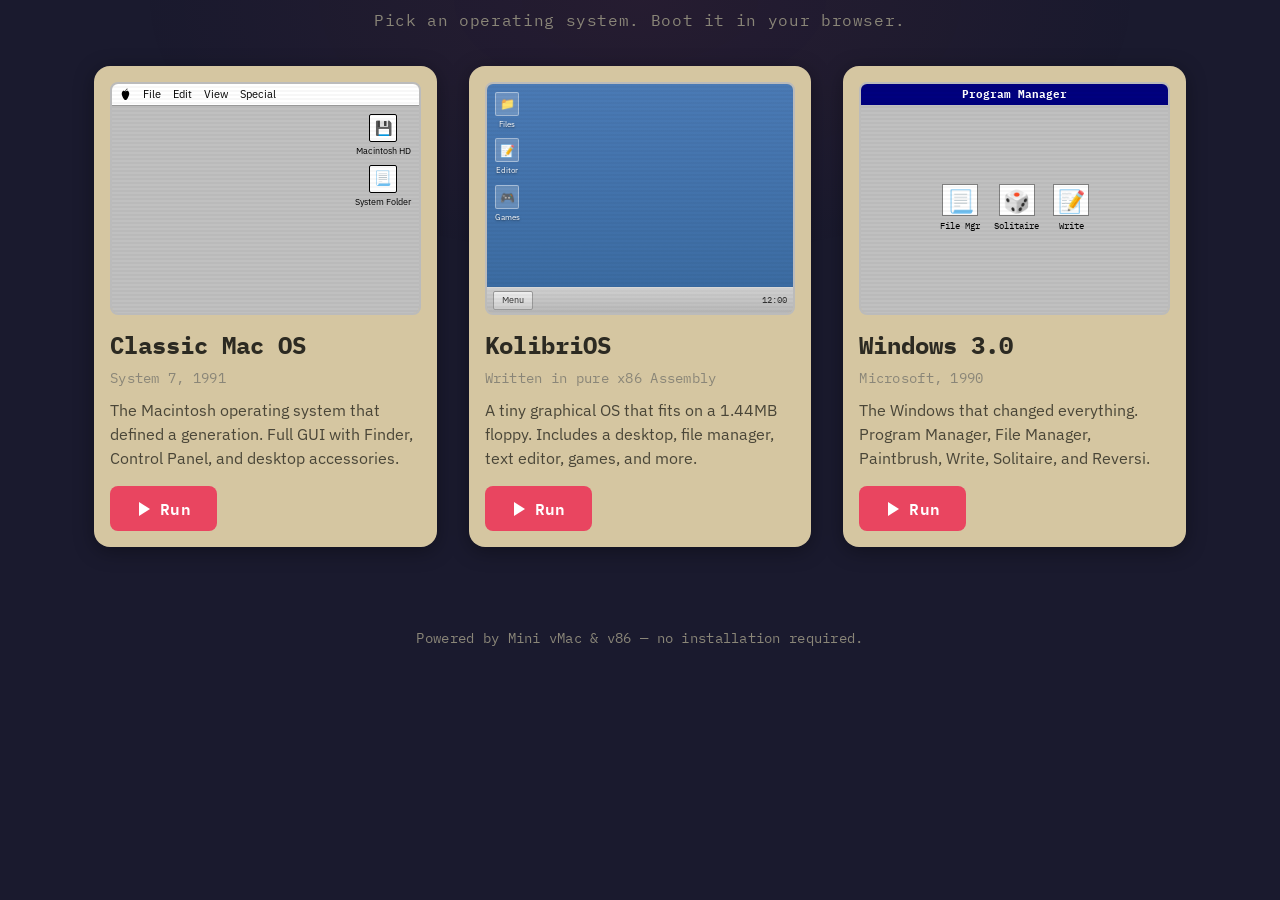
<file: index.html>
<!DOCTYPE html>
<html lang="en">
<head>
  <meta charset="UTF-8">
  <meta name="viewport" content="width=device-width, initial-scale=1.0">
  <title>Retro OS Arcade</title>
  <meta name="description" content="Boot classic operating systems in your browser. Run Classic Mac OS, KolibriOS, and Buildroot Linux — no install needed.">

  <!-- Fonts -->
  <link rel="preconnect" href="https://fonts.googleapis.com">
  <link rel="preconnect" href="https://fonts.gstatic.com" crossorigin>
  <link href="https://fonts.googleapis.com/css2?family=IBM+Plex+Mono:wght@400;500;600;700&family=IBM+Plex+Sans:wght@400;500;600&display=swap" rel="stylesheet">

  <!-- Styles -->
  <link rel="stylesheet" href="style.css">

  <!-- Favicon -->
  <link rel="icon" href="data:image/svg+xml,<svg xmlns='http://www.w3.org/2000/svg' viewBox='0 0 32 32'><rect width='32' height='32' rx='6' fill='%231a1a2e'/><text x='16' y='22' text-anchor='middle' font-size='18' fill='%23e94560'>▶</text></svg>">
</head>
<body>

  <!-- ===== LAUNCHER VIEW ===== -->
  <div id="launcher">

    <p class="site-subtitle">Pick an operating system. Boot it in your browser.</p>

    <!-- OS Cards Grid -->
    <main class="launcher">
      <div class="os-grid">

        <!-- Card 1: Classic Mac OS -->
        <article class="os-card">
          <div class="os-card__screen">
            <div class="screen-mac">
              <div class="screen-mac__menubar">
                <svg class="apple-logo" width="11" height="13" viewBox="0 0 11 13" fill="#000"><path d="M8.5 3.5C8.5 3.5 7.5 2 5.5 3.5C3.5 2 2.5 3.5 2.5 3.5C1 5 2 8 3.5 10.5C4 11.3 4.5 12 5.5 12C6.5 12 7 11.3 7.5 10.5C9 8 10 5 8.5 3.5Z"/><path d="M5.5 3.5C5.5 2 6.5 1 7.5 1" stroke="#000" stroke-width="0.8" fill="none"/></svg>
                <span>File</span>
                <span>Edit</span>
                <span>View</span>
                <span>Special</span>
              </div>
              <div class="screen-mac__desktop">
                <div class="screen-mac__icon">
                  <div class="screen-mac__icon-img">&#128190;</div>
                  <span class="screen-mac__icon-label">Macintosh HD</span>
                </div>
                <div class="screen-mac__icon">
                  <div class="screen-mac__icon-img">&#128195;</div>
                  <span class="screen-mac__icon-label">System Folder</span>
                </div>
              </div>
            </div>
          </div>
          <div class="os-card__body">
            <h2 class="os-card__title">Classic Mac OS</h2>
            <p class="os-card__subtitle">System 7, 1991</p>
            <p class="os-card__desc">The Macintosh operating system that defined a generation. Full GUI with Finder, Control Panel, and desktop accessories.</p>
            <div class="os-card__actions">
              <button class="btn-run" data-boot="macos" aria-label="Run Classic Mac OS">
                <svg viewBox="0 0 16 16"><polygon points="3,1 3,15 14,8"/></svg>
                Run
              </button>
            </div>
          </div>
        </article>

        <!-- Card 2: KolibriOS -->
        <article class="os-card">
          <div class="os-card__screen">
            <div class="screen-kolibri">
              <div class="screen-kolibri__desktop">
                <div class="screen-kolibri__icons">
                  <div class="screen-kolibri__icon">
                    <div class="screen-kolibri__icon-box">&#128193;</div>
                    <span class="screen-kolibri__icon-label">Files</span>
                  </div>
                  <div class="screen-kolibri__icon">
                    <div class="screen-kolibri__icon-box">&#128221;</div>
                    <span class="screen-kolibri__icon-label">Editor</span>
                  </div>
                  <div class="screen-kolibri__icon">
                    <div class="screen-kolibri__icon-box">&#127918;</div>
                    <span class="screen-kolibri__icon-label">Games</span>
                  </div>
                </div>
              </div>
              <div class="screen-kolibri__taskbar">
                <span class="screen-kolibri__start">Menu</span>
                <span class="screen-kolibri__clock">12:00</span>
              </div>
            </div>
          </div>
          <div class="os-card__body">
            <h2 class="os-card__title">KolibriOS</h2>
            <p class="os-card__subtitle">Written in pure x86 Assembly</p>
            <p class="os-card__desc">A tiny graphical OS that fits on a 1.44MB floppy. Includes a desktop, file manager, text editor, games, and more.</p>
            <div class="os-card__actions">
              <button class="btn-run" data-boot="kolibri" aria-label="Run KolibriOS">
                <svg viewBox="0 0 16 16"><polygon points="3,1 3,15 14,8"/></svg>
                Run
              </button>
            </div>
          </div>
        </article>

        <!-- Card 3: Windows 3.0 -->
        <article class="os-card">
          <div class="os-card__screen">
            <div class="screen-win30">
              <div class="screen-win30__titlebar">
                <span class="screen-win30__title">Program Manager</span>
              </div>
              <div class="screen-win30__desktop">
                <div class="screen-win30__icons">
                  <div class="screen-win30__icon">
                    <div class="screen-win30__icon-box">&#128195;</div>
                    <span class="screen-win30__icon-label">File Mgr</span>
                  </div>
                  <div class="screen-win30__icon">
                    <div class="screen-win30__icon-box">&#127922;</div>
                    <span class="screen-win30__icon-label">Solitaire</span>
                  </div>
                  <div class="screen-win30__icon">
                    <div class="screen-win30__icon-box">&#128221;</div>
                    <span class="screen-win30__icon-label">Write</span>
                  </div>
                </div>
              </div>
            </div>
          </div>
          <div class="os-card__body">
            <h2 class="os-card__title">Windows 3.0</h2>
            <p class="os-card__subtitle">Microsoft, 1990</p>
            <p class="os-card__desc">The Windows that changed everything. Program Manager, File Manager, Paintbrush, Write, Solitaire, and Reversi.</p>
            <div class="os-card__actions">
              <button class="btn-run" data-boot="windows30" aria-label="Run Windows 3.0">
                <svg viewBox="0 0 16 16"><polygon points="3,1 3,15 14,8"/></svg>
                Run
              </button>
            </div>
          </div>
        </article>

      </div>
    </main>

    <footer class="site-footer">
      Powered by Mini vMac &amp; v86 &mdash; no installation required.
    </footer>
  </div>

  <!-- ===== EMULATOR VIEW ===== -->
  <div id="emulator-view" class="emulator-view">
    <div class="emulator-toolbar">
      <button id="btn-back" class="btn-back" aria-label="Back to launcher">
        <svg viewBox="0 0 16 16" fill="none" stroke="currentColor" stroke-width="2" stroke-linecap="round" stroke-linejoin="round">
          <line x1="12" y1="8" x2="4" y2="8"/>
          <polyline points="8,4 4,8 8,12"/>
        </svg>
        Back
      </button>
      <span id="emulator-title" class="emulator-title"></span>
    </div>
    <div id="emulator-container" class="emulator-container">
      <div id="loading-overlay" class="loading-overlay">
        <div class="loading-spinner"></div>
        <div id="loading-text" class="loading-text">Booting...</div>
      </div>
    </div>
  </div>

  <!-- App Script -->
  <script src="app.js"></script>
</body>
</html>
</file>
<file: style.css>
/* ========================================
   Retro OS Arcade — Style Sheet
   ======================================== */

/* --- Reset & Base --- */
*, *::before, *::after { box-sizing: border-box; margin: 0; padding: 0; }

html {
  -webkit-font-smoothing: antialiased;
  -moz-osx-font-smoothing: grayscale;
  text-rendering: optimizeLegibility;
  scroll-behavior: smooth;
}

:root {
  /* Type Scale */
  --text-xs:   clamp(0.75rem,  0.7rem  + 0.25vw, 0.875rem);
  --text-sm:   clamp(0.875rem, 0.8rem  + 0.35vw, 1rem);
  --text-base: clamp(1rem,     0.95rem + 0.25vw, 1.125rem);
  --text-lg:   clamp(1.125rem, 1rem    + 0.75vw, 1.5rem);
  --text-xl:   clamp(1.5rem,   1.2rem  + 1.25vw, 2.25rem);
  --text-2xl:  clamp(2rem,     1.2rem  + 2.5vw,  3.5rem);

  /* Spacing */
  --space-1:  0.25rem;
  --space-2:  0.5rem;
  --space-3:  0.75rem;
  --space-4:  1rem;
  --space-5:  1.25rem;
  --space-6:  1.5rem;
  --space-8:  2rem;
  --space-10: 2.5rem;
  --space-12: 3rem;
  --space-16: 4rem;
  --space-20: 5rem;
  --space-24: 6rem;

  /* Retro Palette */
  --color-bg:          #1a1a2e;
  --color-surface:     #16213e;
  --color-card-beige:  #d5c6a1;
  --color-card-border: #bfb08a;
  --color-screen-white: #ffffff;
  --color-text:        #e0dcd0;
  --color-text-muted:  #8a8678;
  --color-text-dark:   #2c2a22;
  --color-accent:      #e94560;
  --color-accent-hover:#ff6b81;
  --color-accent-active:#c73a52;
  --color-scanline:    rgba(0, 0, 0, 0.03);

  /* Radius */
  --radius-sm: 0.25rem;
  --radius-md: 0.5rem;
  --radius-lg: 0.75rem;
  --radius-xl: 1rem;

  /* Transitions */
  --transition-fast: 150ms cubic-bezier(0.16, 1, 0.3, 1);
  --transition-med:  250ms cubic-bezier(0.16, 1, 0.3, 1);

  /* Shadows */
  --shadow-card: 0 4px 20px rgba(0, 0, 0, 0.35);
  --shadow-card-hover: 0 8px 32px rgba(0, 0, 0, 0.5);

  /* Fonts */
  --font-mono: 'IBM Plex Mono', 'Courier New', monospace;
  --font-body: 'IBM Plex Sans', 'Helvetica Neue', Arial, sans-serif;
}

body {
  min-height: 100dvh;
  font-family: var(--font-body);
  font-size: var(--text-base);
  color: var(--color-text);
  background-color: var(--color-bg);
  line-height: 1.6;
}

img, picture, video, canvas, svg { display: block; max-width: 100%; height: auto; }
button { cursor: pointer; background: none; border: none; font: inherit; color: inherit; }
a { color: inherit; text-decoration: none; }

a, button, [role="button"] {
  transition: color var(--transition-fast),
              background var(--transition-fast),
              border-color var(--transition-fast),
              box-shadow var(--transition-fast),
              transform var(--transition-fast);
}

:focus-visible {
  outline: 2px solid var(--color-accent);
  outline-offset: 3px;
  border-radius: var(--radius-sm);
}

::selection {
  background: rgba(233, 69, 96, 0.3);
  color: var(--color-text);
}

@media (prefers-reduced-motion: reduce) {
  *, *::before, *::after {
    animation-duration: 0.01ms !important;
    animation-iteration-count: 1 !important;
    transition-duration: 0.01ms !important;
    scroll-behavior: auto !important;
  }
}

/* --- Header --- */
.site-header {
  display: flex;
  align-items: center;
  justify-content: center;
  gap: var(--space-4);
  padding: var(--space-6) var(--space-6) var(--space-2);
}

.site-logo {
  flex-shrink: 0;
}

.site-title {
  font-family: var(--font-mono);
  font-size: var(--text-2xl);
  font-weight: 700;
  letter-spacing: -0.02em;
  color: var(--color-text);
  line-height: 1.1;
}

.site-title .accent {
  color: var(--color-accent);
}

/* --- Subtitle --- */
.site-subtitle {
  text-align: center;
  font-family: var(--font-mono);
  font-size: var(--text-sm);
  color: var(--color-text-muted);
  padding: var(--space-2) var(--space-6) var(--space-8);
  letter-spacing: 0.04em;
}

/* --- Launcher Grid --- */
.launcher {
  max-width: 1140px;
  margin: 0 auto;
  padding: 0 var(--space-6) var(--space-16);
}

.os-grid {
  display: grid;
  grid-template-columns: repeat(3, 1fr);
  gap: var(--space-8);
}

@media (max-width: 960px) {
  .os-grid {
    grid-template-columns: repeat(2, 1fr);
  }
}

@media (max-width: 640px) {
  .os-grid {
    grid-template-columns: 1fr;
    gap: var(--space-6);
  }
  .site-header {
    padding: var(--space-4) var(--space-4) var(--space-1);
  }
  .site-subtitle {
    padding: var(--space-2) var(--space-4) var(--space-6);
  }
  .launcher {
    padding: 0 var(--space-4) var(--space-12);
  }
}

/* --- OS Card --- */
.os-card {
  background: var(--color-card-beige);
  border-radius: var(--radius-xl);
  overflow: hidden;
  box-shadow: var(--shadow-card);
  transition: transform var(--transition-med), box-shadow var(--transition-med);
  display: flex;
  flex-direction: column;
}

.os-card:hover {
  transform: translateY(-4px);
  box-shadow: var(--shadow-card-hover);
}

/* Screen area inside card */
.os-card__screen {
  margin: var(--space-4) var(--space-4) 0;
  border-radius: var(--radius-md);
  overflow: hidden;
  aspect-ratio: 4 / 3;
  position: relative;
  border: 2px solid #bbb;
  box-shadow: inset 0 2px 8px rgba(0, 0, 0, 0.15);
}

/* Scanline overlay */
.os-card__screen::after {
  content: '';
  position: absolute;
  inset: 0;
  pointer-events: none;
  background: repeating-linear-gradient(
    to bottom,
    transparent,
    transparent 2px,
    var(--color-scanline) 2px,
    var(--color-scanline) 4px
  );
}

/* --- Mac OS Screen Mock --- */
.screen-mac {
  background: #c0c0c0;
  display: flex;
  flex-direction: column;
  height: 100%;
}

.screen-mac__menubar {
  background: #ffffff;
  border-bottom: 1px solid #999;
  padding: 2px 8px;
  display: flex;
  align-items: center;
  gap: 12px;
  font-family: 'Chicago', 'Geneva', var(--font-body);
  font-size: 11px;
  color: #000;
  flex-shrink: 0;
}

.screen-mac__menubar .apple-logo {
  display: inline-block;
  vertical-align: middle;
  flex-shrink: 0;
}

.screen-mac__desktop {
  flex: 1;
  position: relative;
  display: flex;
  flex-direction: column;
  align-items: flex-end;
  padding: 8px;
  gap: 6px;
}

.screen-mac__icon {
  display: flex;
  flex-direction: column;
  align-items: center;
  gap: 2px;
}

.screen-mac__icon-img {
  width: 28px;
  height: 28px;
  background: #fff;
  border: 1px solid #000;
  border-radius: 2px;
  display: flex;
  align-items: center;
  justify-content: center;
  font-size: 14px;
}

.screen-mac__icon-label {
  font-family: 'Geneva', var(--font-body);
  font-size: 9px;
  color: #000;
  text-align: center;
}

/* --- KolibriOS Screen Mock --- */
.screen-kolibri {
  background: linear-gradient(180deg, #4a7ab5 0%, #3a6aa0 100%);
  display: flex;
  flex-direction: column;
  height: 100%;
}

.screen-kolibri__desktop {
  flex: 1;
  display: flex;
  align-items: center;
  justify-content: center;
  position: relative;
}

.screen-kolibri__icons {
  position: absolute;
  top: 8px;
  left: 8px;
  display: flex;
  flex-direction: column;
  gap: 8px;
}

.screen-kolibri__icon {
  display: flex;
  flex-direction: column;
  align-items: center;
  gap: 2px;
}

.screen-kolibri__icon-box {
  width: 24px;
  height: 24px;
  background: rgba(255, 255, 255, 0.2);
  border: 1px solid rgba(255, 255, 255, 0.4);
  border-radius: 2px;
  display: flex;
  align-items: center;
  justify-content: center;
  font-size: 12px;
}

.screen-kolibri__icon-label {
  font-size: 8px;
  color: #fff;
  text-shadow: 0 1px 2px rgba(0,0,0,0.5);
  font-family: var(--font-body);
}

.screen-kolibri__taskbar {
  background: linear-gradient(180deg, #d0d0d0, #b8b8b8);
  border-top: 1px solid #e0e0e0;
  padding: 3px 6px;
  display: flex;
  align-items: center;
  gap: 6px;
  flex-shrink: 0;
}

.screen-kolibri__start {
  background: linear-gradient(180deg, #eee, #ccc);
  border: 1px solid #999;
  border-radius: 2px;
  padding: 1px 8px;
  font-size: 9px;
  color: #333;
  font-family: var(--font-body);
}

.screen-kolibri__clock {
  margin-left: auto;
  font-size: 9px;
  color: #333;
  font-family: var(--font-mono);
}

/* --- Linux Terminal Screen Mock --- */
/* --- Windows 3.0 Card Preview --- */
.screen-win30 {
  background: #c0c0c0;
  display: flex;
  flex-direction: column;
  height: 100%;
  font-family: var(--font-mono);
  font-size: 10px;
}

.screen-win30__titlebar {
  background: #00007f;
  color: #fff;
  padding: 2px 6px;
  font-size: 11px;
  font-weight: 700;
  text-align: center;
}

.screen-win30__desktop {
  flex: 1;
  display: flex;
  align-items: center;
  justify-content: center;
  padding: 10px;
  background: #c0c0c0;
}

.screen-win30__icons {
  display: flex;
  gap: 14px;
}

.screen-win30__icon {
  display: flex;
  flex-direction: column;
  align-items: center;
  gap: 3px;
}

.screen-win30__icon-box {
  font-size: 22px;
  width: 36px;
  height: 32px;
  display: flex;
  align-items: center;
  justify-content: center;
  background: #fff;
  border: 1px solid #808080;
}

.screen-win30__icon-label {
  font-size: 9px;
  color: #000;
  text-align: center;
  font-family: var(--font-mono);
}

/* --- Card Content --- */
.os-card__body {
  padding: var(--space-4);
  display: flex;
  flex-direction: column;
  gap: var(--space-2);
  flex: 1;
}

.os-card__title {
  font-family: var(--font-mono);
  font-size: var(--text-lg);
  font-weight: 700;
  color: var(--color-text-dark);
  line-height: 1.2;
}

.os-card__subtitle {
  font-family: var(--font-mono);
  font-size: var(--text-xs);
  color: var(--color-text-muted);
  letter-spacing: 0.02em;
}

.os-card__desc {
  font-size: var(--text-sm);
  color: #4a4638;
  line-height: 1.5;
  flex: 1;
}

.os-card__actions {
  display: flex;
  gap: var(--space-3);
  padding-top: var(--space-2);
}

/* Run button */
.btn-run {
  display: inline-flex;
  align-items: center;
  gap: var(--space-2);
  background: var(--color-accent);
  color: #fff;
  font-family: var(--font-mono);
  font-size: var(--text-sm);
  font-weight: 600;
  padding: var(--space-2) var(--space-6);
  border-radius: var(--radius-md);
  letter-spacing: 0.02em;
  border: 2px solid transparent;
}

.btn-run:hover {
  background: var(--color-accent-hover);
  transform: translateY(-1px);
}

.btn-run:active {
  background: var(--color-accent-active);
  transform: translateY(0);
}

.btn-run svg {
  width: 16px;
  height: 16px;
  fill: currentColor;
}

/* --- Emulator View --- */
.emulator-view {
  display: none;
  position: fixed;
  inset: 0;
  z-index: 1000;
  background: #000;
  flex-direction: column;
}

.emulator-view.active {
  display: flex;
}

.emulator-toolbar {
  display: flex;
  align-items: center;
  gap: var(--space-4);
  padding: var(--space-2) var(--space-4);
  background: #111119;
  border-bottom: 1px solid #2a2a3e;
  flex-shrink: 0;
  z-index: 10;
}

.btn-back {
  display: inline-flex;
  align-items: center;
  gap: var(--space-2);
  background: rgba(255, 255, 255, 0.08);
  color: var(--color-text);
  font-family: var(--font-mono);
  font-size: var(--text-sm);
  padding: var(--space-1) var(--space-4);
  border-radius: var(--radius-md);
  border: 1px solid rgba(255, 255, 255, 0.12);
}

.btn-back:hover {
  background: rgba(255, 255, 255, 0.14);
}

.btn-back svg {
  width: 16px;
  height: 16px;
}

.emulator-title {
  font-family: var(--font-mono);
  font-size: var(--text-sm);
  color: var(--color-text-muted);
}

.emulator-container {
  flex: 1;
  display: flex;
  align-items: center;
  justify-content: center;
  overflow: hidden;
  position: relative;
  background: #000;
}

/* Mac iframe */
.emulator-container iframe {
  width: 100%;
  height: 100%;
  border: none;
}

/* v86 screen container */
#screen_container {
  width: 100%;
  height: 100%;
  display: flex;
  align-items: center;
  justify-content: center;
  overflow: hidden;
  position: relative;
  background: #000;
}

/* Serial terminal output (Buildroot Linux) */
#screen_container > div {
  white-space: pre;
  font: 16px / 1.4 monospace;
  color: #0f0;
  width: 100%;
  padding: 8px 12px;
  min-height: 100%;
}

#screen_container canvas {
  max-width: 100%;
  max-height: 100%;
  width: 100%;
  height: 100%;
  object-fit: contain;
  image-rendering: pixelated;
  cursor: none;
}

/* MinivMac canvas */
#containerminivmac {
  max-width: 100% !important;
  max-height: 100% !important;
  width: 100% !important;
  height: 100% !important;
  object-fit: contain;
  image-rendering: pixelated;
  cursor: none;
}

/* --- Loading Overlay --- */
.loading-overlay {
  position: absolute;
  inset: 0;
  display: flex;
  flex-direction: column;
  align-items: center;
  justify-content: center;
  gap: var(--space-4);
  background: #000;
  z-index: 5;
  transition: opacity 0.4s ease;
}

.loading-overlay.hidden {
  opacity: 0;
  pointer-events: none;
}

.loading-spinner {
  width: 40px;
  height: 40px;
  border: 3px solid rgba(255, 255, 255, 0.15);
  border-top-color: var(--color-accent);
  border-radius: 50%;
  animation: spin 0.8s linear infinite;
}

@keyframes spin {
  to { transform: rotate(360deg); }
}

.loading-text {
  font-family: var(--font-mono);
  font-size: var(--text-sm);
  color: var(--color-text-muted);
  letter-spacing: 0.04em;
}

/* --- Footer --- */
.site-footer {
  text-align: center;
  padding: var(--space-4) var(--space-6);
  font-family: var(--font-mono);
  font-size: var(--text-xs);
  color: var(--color-text-muted);
  letter-spacing: 0.02em;
}

.site-footer a {
  color: var(--color-accent);
  text-decoration: underline;
  text-decoration-color: rgba(233, 69, 96, 0.3);
  text-underline-offset: 2px;
}

.site-footer a:hover {
  text-decoration-color: var(--color-accent);
}

/* --- Background ambient glow --- */
body::before {
  content: '';
  position: fixed;
  top: -30%;
  left: 50%;
  transform: translateX(-50%);
  width: 80vw;
  height: 60vh;
  background: radial-gradient(ellipse, rgba(233, 69, 96, 0.06) 0%, transparent 70%);
  pointer-events: none;
  z-index: 0;
}

.site-header,
.site-subtitle,
.launcher,
.site-footer {
  position: relative;
  z-index: 1;
}
</file>
